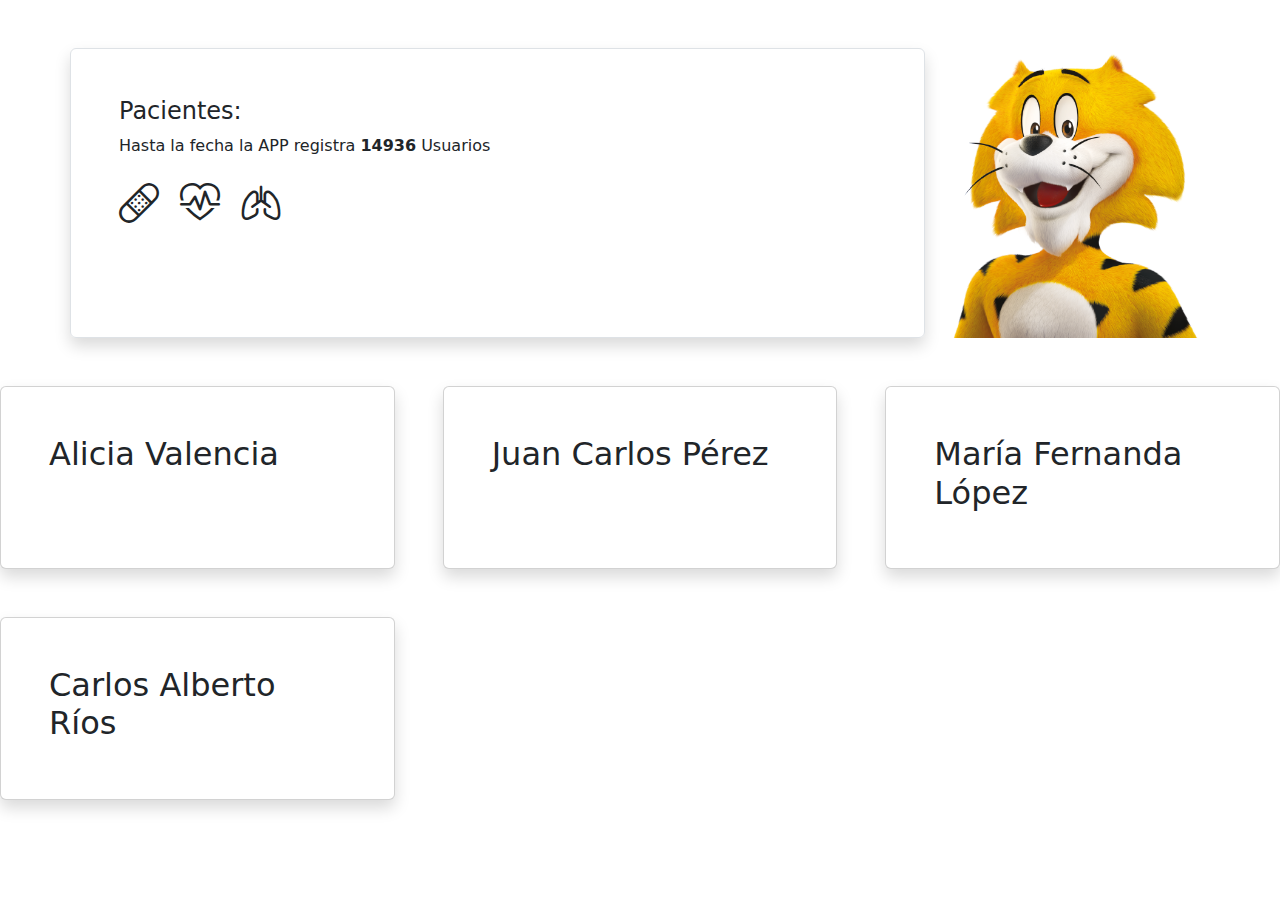
<file: src/views/dashboards/dashboardcliente.html>
<!DOCTYPE html>
<html lang="en">
<head>
    <meta charset="UTF-8">
    <meta name="viewport" content="width=device-width, initial-scale=1.0">
    <title>Document</title>
    <link href="https://cdn.jsdelivr.net/npm/bootstrap@5.3.3/dist/css/bootstrap.min.css" rel="stylesheet" integrity="sha384-QWTKZyjpPEjISv5WaRU9OFeRpok6YctnYmDr5pNlyT2bRjXh0JMhjY6hW+ALEwIH" crossorigin="anonymous">
    <link rel="stylesheet" href="https://cdn.jsdelivr.net/npm/bootstrap-icons@1.11.3/font/bootstrap-icons.min.css">
</head>
<body>
    
    <main>
        <section class="container my-5">
            <div class="row">
                <div class="col-12 col-md-9 border rounded p-5 shadow">
                    <h4>Pacientes: </h4>
                    <p>Hasta la fecha la APP registra <span class="fw-bold">14936</span> Usuarios</p>
                    <i class="bi bi-bandaid fs-1"></i>
                    <i class="bi bi-heart-pulse fs-1 mx-3"></i>
                    <i class="bi bi-lungs fs-1"></i>
                </div>
                <div class="col-12 col-md-3">
                    <img src="../../../assets/img/Tigrelogo.png" alt="logo" class="img-fluid">
                </div>
            </div> 
        </section class="container">
            <div class="row row-cols-1 row-cols-md-3 g-5" id="fila">
                
            </div>
        <section>

        </section>
    </main>
    <script src="../../controllers/controladorpaciente.js"></script>
    <script src="https://cdn.jsdelivr.net/npm/bootstrap@5.3.3/dist/js/bootstrap.bundle.min.js" integrity="sha384-YvpcrYf0tY3lHB60NNkmXc5s9fDVZLESaAA55NDzOxhy9GkcIdslK1eN7N6jIeHz" crossorigin="anonymous"></script>
</body>
</html>
</file>
